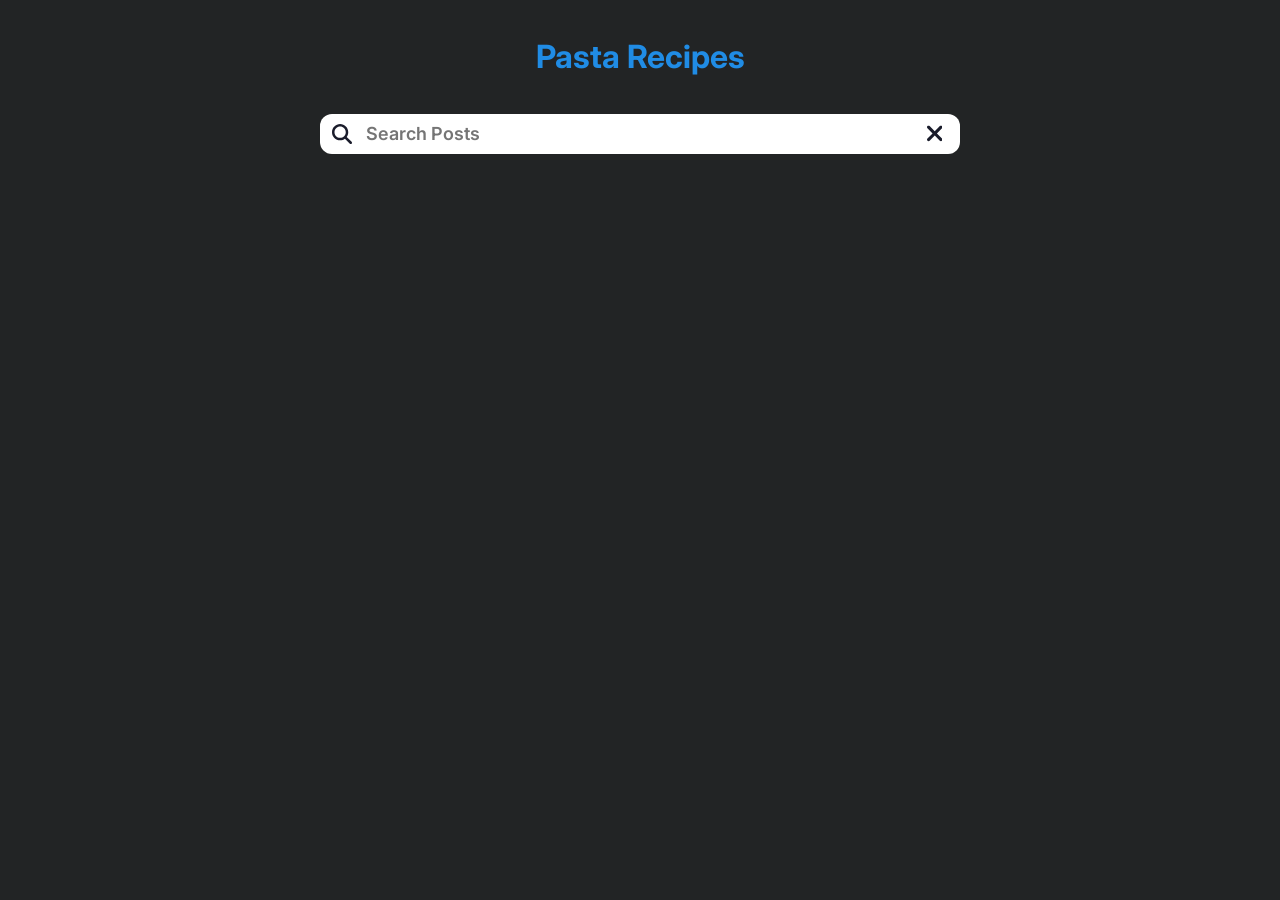
<file: index.html>
<!DOCTYPE html>
<html lang="eng">
  <head>
    <title>Pasta Recipes</title>
    <meta name="viewport" content="width=device-width, initial-scale=1.0" />
    <link rel="stylesheet" href="../style/main.css" />
    <script src="script/main.js"></script>
    <link rel="icon" type="image/x-icon" href="images/logo.svg" />
    <link rel="preconnect" href="https://fonts.googleapis.com" />
    <link rel="preconnect" href="https://fonts.gstatic.com" crossorigin />
    <link
      href="https://fonts.googleapis.com/css2?family=Inter:wght@400;600;700&display=swap"
      rel="stylesheet"
    />
    <!-- Social Media -->
    <meta name="title" content="Pasta Recipes" />
    <meta name="description" content="Welcome to our pasta recipe website! We are dedicated to bringing you the best pasta dishes from around the world!" />
    <meta name="author" content="Dewantoro Triatmojo" />
    <meta property="og:type" content="website" />
    <meta property="og:url" content="https://pasta.dewodt.com/" />
    <meta property="og:title" content="Pasta Recipes" />
    <meta property="og:description" content="Welcome to our pasta recipe website! We are dedicated to bringing you the best pasta dishes from around the world!" />
    <meta property="og:image" content="https://pasta.dewodt.com/images/cacio-e-pepe.png" />
    <meta property="twitter:card" content="summary_large_image" />
  </head>
  <body>
    <h1 id="menu-title">Pasta Recipes</h1>
    <div id="search-bar">
      <span id="search-icon-container">
        <svg id="search-icon" xmlns="http://www.w3.org/2000/svg" viewbox="0 0 512 512">
          <path d="M416 208c0 45.9-14.9 88.3-40 122.7L502.6 457.4c12.5 12.5 12.5 32.8 0 45.3s-32.8 12.5-45.3 0L330.7 376c-34.4 25.2-76.8 40-122.7 40C93.1 416 0 322.9 0 208S93.1 0 208 0S416 93.1 416 208zM208 352c79.5 0 144-64.5 144-144s-64.5-144-144-144S64 128.5 64 208s64.5 144 144 144z"/>
        </svg>
      </span>
      <input id="search-input" placeholder="Search Posts" id="input" oninput="handleFilter(event)"/>
      <button id="reset-icon-container" onclick="handleReset()">
        <svg id="reset-icon" xmlns="http://www.w3.org/2000/svg" viewbox="0 0 320 512">
          <path d="M310.6 150.6c12.5-12.5 12.5-32.8 0-45.3s-32.8-12.5-45.3 0L160 210.7 54.6 105.4c-12.5-12.5-32.8-12.5-45.3 0s-12.5 32.8 0 45.3L114.7 256 9.4 361.4c-12.5 12.5-12.5 32.8 0 45.3s32.8 12.5 45.3 0L160 301.3 265.4 406.6c12.5 12.5 32.8 12.5 45.3 0s12.5-32.8 0-45.3L205.3 256 310.6 150.6z"/>
        </svg>
      </button>
    </div>
    <div id="menu-list">
    </div>
  </body>
</html>
</file>
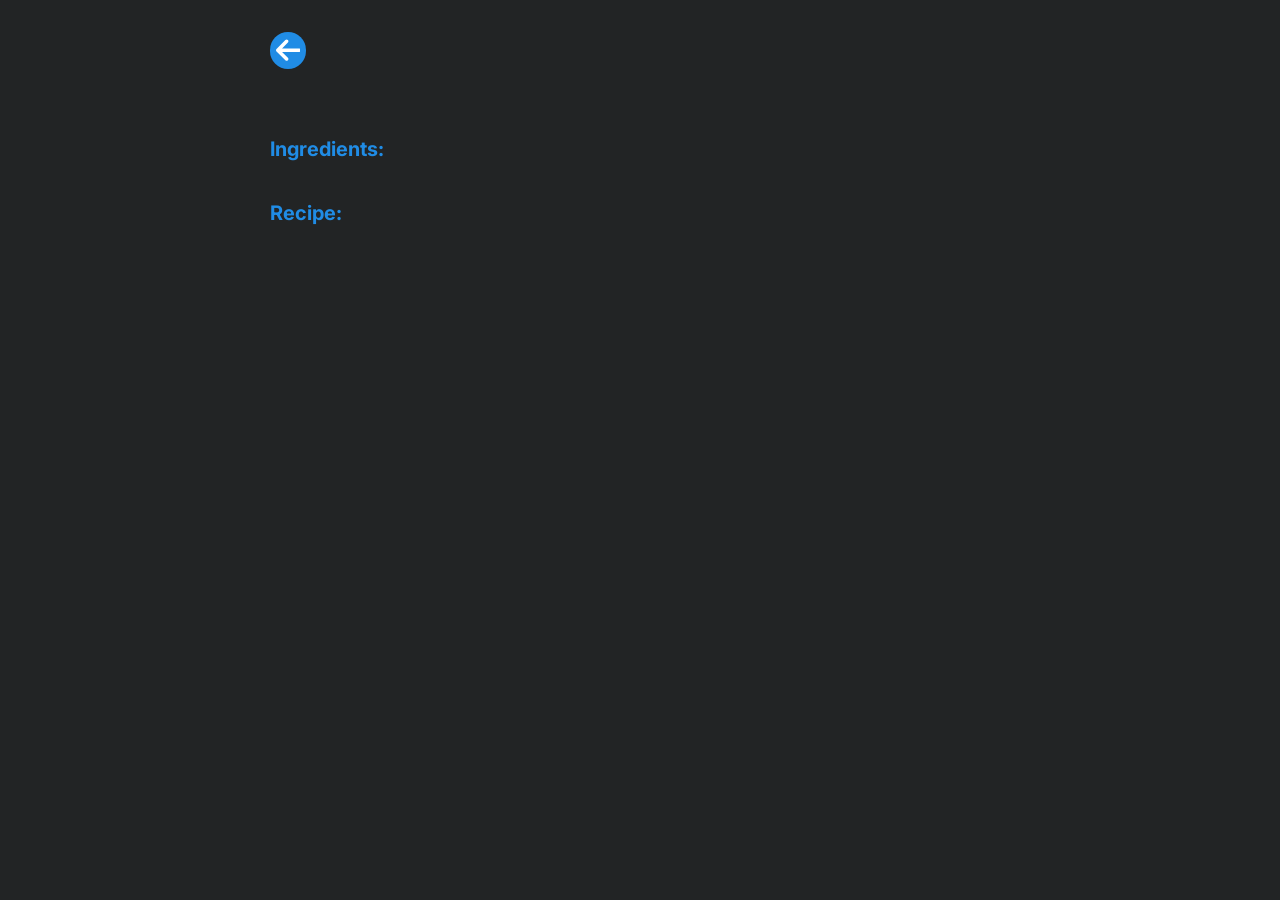
<file: recipes/52829.html>
<!DOCTYPE html>
<html lang="eng">
  <head>
    <title></title>
    <meta name="viewport" content="width=device-width, initial-scale=1.0" />
    <link rel="stylesheet" href="../style/recipes.css" />
    <script src="../script/recipes.js"></script>
    <link rel="icon" type="image/x-icon" href="../images/logo.svg" />
    <link rel="preconnect" href="https://fonts.googleapis.com" />
    <link rel="preconnect" href="https://fonts.gstatic.com" crossorigin />
    <link
      href="https://fonts.googleapis.com/css2?family=Inter:wght@400;600;700&display=swap"
      rel="stylesheet"
    />
    <!-- Social Media -->
    <meta name="title" content="" />
    <meta name="description" content="Welcome to our pasta recipe website! We are dedicated to bringing you the best pasta dishes from around the world!" />
    <meta name="author" content="Dewantoro Triatmojo" />
    <meta property="og:type" content="website" />
    <meta property="og:url" content="https://pasta.dewodt.com/" />
    <meta property="og:title" content="" />
    <meta property="og:description" content="Welcome to our pasta recipe website! We are dedicated to bringing you the best pasta dishes from around the world!" />
    <meta property="og:image" content="" />
    <meta property="twitter:card" content="summary_large_image" />
  </head>
  <body>
    <a id="back-container" href="../index.html">
      <button id="back-button">
        <svg
          id="back-icon"
          xmlns="http://www.w3.org/2000/svg"
          viewBox="0 0 448 512"
        >
          <path
            d="M9.4 233.4c-12.5 12.5-12.5 32.8 0 45.3l160 160c12.5 12.5 32.8 12.5 45.3 0s12.5-32.8 0-45.3L109.2 288 416 288c17.7 0 32-14.3 32-32s-14.3-32-32-32l-306.7 0L214.6 118.6c12.5-12.5 12.5-32.8 0-45.3s-32.8-12.5-45.3 0l-160 160z"
          />
        </svg>
      </button>
    </a>
    <div id="recipe-container">
      <h1 id="title"></h1>
      <img id="item-img"></img>
      <h3 class="subtitle">Ingredients:</h3>
      <ul id="ingredients"></ul>
      <h3 class="subtitle">Recipe:</h3>
      <ol id="recipe"></ol>
    </div>
  </body>
</html>
</file>
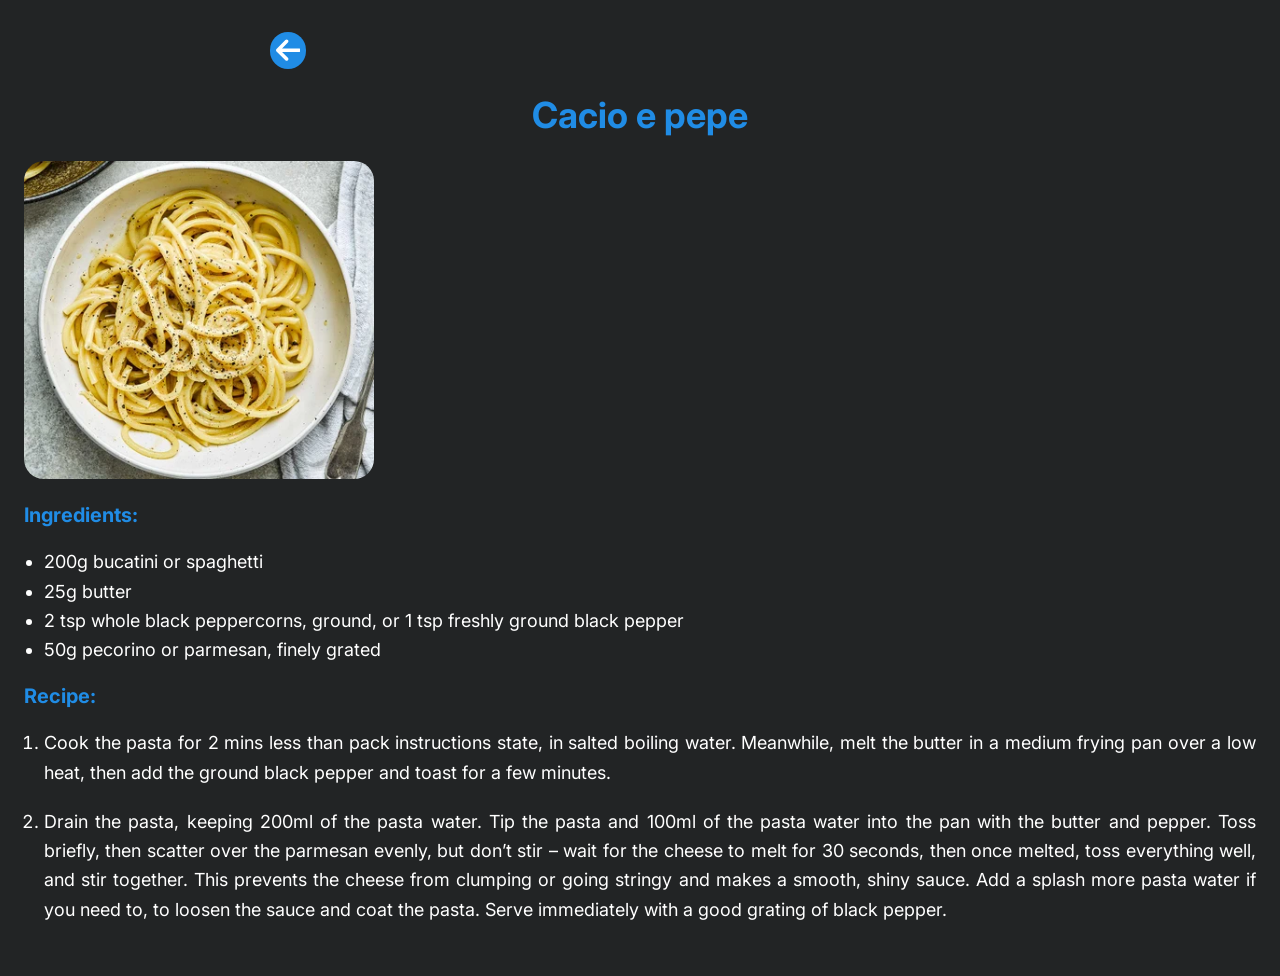
<file: recipes/cacio-e-pepe.html>
<!DOCTYPE html>
<html lang="eng">
  <head>
    <title>Cacio e pepe Recipe</title>
    <meta name="viewport" content="width=device-width, initial-scale=1.0" />
    <link rel="stylesheet" href="../style/recipes.css" />
    <link rel="icon" type="image/x-icon" href="../images/logo.svg" />
    <link rel="preconnect" href="https://fonts.googleapis.com" />
    <link rel="preconnect" href="https://fonts.gstatic.com" crossorigin />
    <link
      href="https://fonts.googleapis.com/css2?family=Inter:wght@400;600;700&display=swap"
      rel="stylesheet"
    />
    <!-- Social Media -->
    <meta name="title" content="Cacio e pepe Recipe" />
    <meta name="description" content="Welcome to our pasta recipe website! We are dedicated to bringing you the best pasta dishes from around the world!" />
    <meta name="author" content="Dewantoro Triatmojo" />
    <meta property="og:type" content="website" />
    <meta property="og:url" content="https://pasta.dewodt.com/" />
    <meta property="og:title" content="Cacio e pepe Recipe" />
    <meta property="og:description" content="Welcome to our pasta recipe website! We are dedicated to bringing you the best pasta dishes from around the world!" />
    <meta property="og:image" content="https://pasta.dewodt.com/images/cacio-e-pepe.png" />
    <meta property="twitter:card" content="summary_large_image" />
  </head>
  <body>
    <a id="back-container" href="../index.html">
      <button id="back-button">
        <svg
          fill="white"
          xmlns="http://www.w3.org/2000/svg"
          viewBox="0 0 448 512"
        >
          <!--! Font Awesome Pro 6.2.1 by @fontawesome - https://fontawesome.com License - https://fontawesome.com/license (Commercial License) Copyright 2022 Fonticons, Inc. -->
          <path
            d="M9.4 233.4c-12.5 12.5-12.5 32.8 0 45.3l160 160c12.5 12.5 32.8 12.5 45.3 0s12.5-32.8 0-45.3L109.2 288 416 288c17.7 0 32-14.3 32-32s-14.3-32-32-32l-306.7 0L214.6 118.6c12.5-12.5 12.5-32.8 0-45.3s-32.8-12.5-45.3 0l-160 160z"
          />
        </svg>
      </button>
    </a>
    <div id="recipe">
      <h1 id="title">Cacio e pepe</h1>
      <img src="../images/cacio-e-pepe.png" id="item-img" />
      <h3 class="subtitle">Ingredients:</h3>
      <ul>
        <li>200g bucatini or spaghetti</li>
        <li>25g butter</li>
        <li>
          2 tsp whole black peppercorns, ground, or 1 tsp freshly ground black
          pepper
        </li>
        <li>50g pecorino or parmesan, finely grated</li>
      </ul>
      <h3 class="subtitle">Recipe:</h3>
      <ol>
        <li>
          Cook the pasta for 2 mins less than pack instructions state, in salted
          boiling water. Meanwhile, melt the butter in a medium frying pan over
          a low heat, then add the ground black pepper and toast for a few
          minutes.
        </li>
        <br />
        <li>
          Drain the pasta, keeping 200ml of the pasta water. Tip the pasta and
          100ml of the pasta water into the pan with the butter and pepper. Toss
          briefly, then scatter over the parmesan evenly, but don’t stir – wait
          for the cheese to melt for 30 seconds, then once melted, toss
          everything well, and stir together. This prevents the cheese from
          clumping or going stringy and makes a smooth, shiny sauce. Add a
          splash more pasta water if you need to, to loosen the sauce and coat
          the pasta. Serve immediately with a good grating of black pepper.
        </li>
        <br />
      </ol>
    </div>
  </body>
</html>
</file>
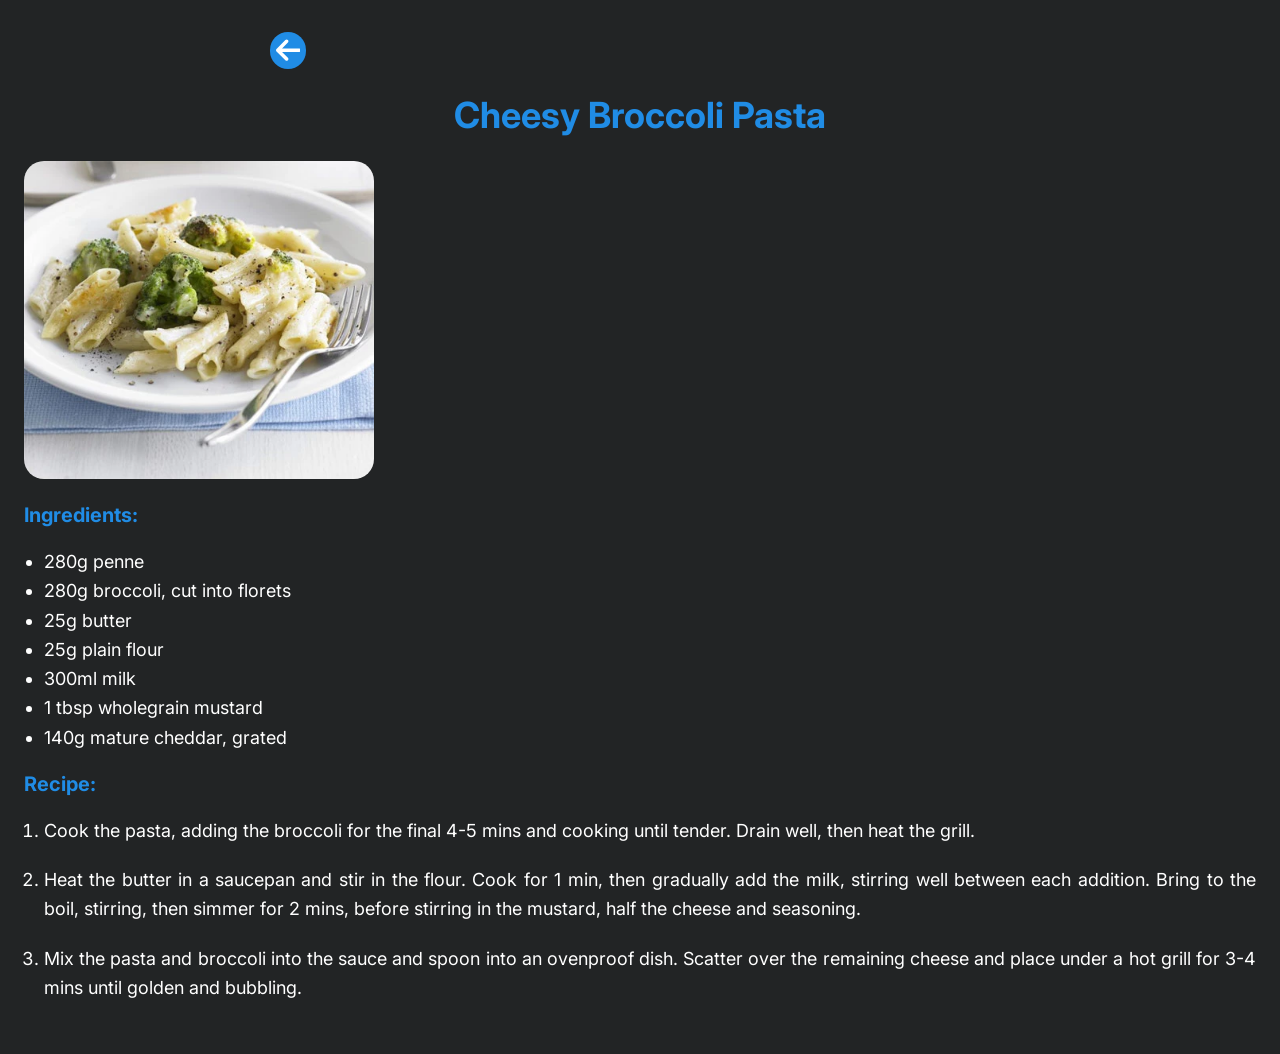
<file: recipes/cheesy-broccoli-pasta.html>
<!DOCTYPE html>
<html lang="eng">
  <head>
    <title>Cheesy Broccoli Pasta Recipe</title>
    <meta name="viewport" content="width=device-width, initial-scale=1.0" />
    <link rel="stylesheet" href="../style/recipes.css" />
    <link rel="icon" type="image/x-icon" href="../images/logo.svg" />
    <link rel="preconnect" href="https://fonts.googleapis.com" />
    <link rel="preconnect" href="https://fonts.gstatic.com" crossorigin />
    <link
      href="https://fonts.googleapis.com/css2?family=Inter:wght@400;600;700&display=swap"
      rel="stylesheet"
    />
    <!-- Social Media -->
    <meta name="title" content="Cheesy Broccoli Pasta Recipe" />
    <meta name="description" content="Welcome to our pasta recipe website! We are dedicated to bringing you the best pasta dishes from around the world!" />
    <meta name="author" content="Dewantoro Triatmojo" />
    <meta property="og:type" content="website" />
    <meta property="og:url" content="https://pasta.dewodt.com/" />
    <meta property="og:title" content="Cheesy Broccoli Pasta Recipe" />
    <meta property="og:description" content="Welcome to our pasta recipe website! We are dedicated to bringing you the best pasta dishes from around the world!" />
    <meta property="og:image" content="https://pasta.dewodt.com/images/cheesy-broccoli-pasta.png" />
    <meta property="twitter:card" content="summary_large_image" />
  </head>
  <body>
    <a id="back-container" href="../index.html">
      <button id="back-button">
        <svg
          fill="white"
          xmlns="http://www.w3.org/2000/svg"
          viewBox="0 0 448 512"
        >
          <!--! Font Awesome Pro 6.2.1 by @fontawesome - https://fontawesome.com License - https://fontawesome.com/license (Commercial License) Copyright 2022 Fonticons, Inc. -->
          <path
            d="M9.4 233.4c-12.5 12.5-12.5 32.8 0 45.3l160 160c12.5 12.5 32.8 12.5 45.3 0s12.5-32.8 0-45.3L109.2 288 416 288c17.7 0 32-14.3 32-32s-14.3-32-32-32l-306.7 0L214.6 118.6c12.5-12.5 12.5-32.8 0-45.3s-32.8-12.5-45.3 0l-160 160z"
          />
        </svg>
      </button>
    </a>
    <div id="recipe">
      <h1 id="title">Cheesy Broccoli Pasta</h1>
      <img src="../images/cheesy-broccoli-pasta.png" id="item-img" />
      <h3 class="subtitle">Ingredients:</h3>
      <ul>
        <li>280g penne</li>
        <li>280g broccoli, cut into florets</li>
        <li>25g butter</li>
        <li>25g plain flour</li>
        <li>300ml milk</li>
        <li>1 tbsp wholegrain mustard</li>
        <li>140g mature cheddar, grated</li>
      </ul>
      <h3 class="subtitle">Recipe:</h3>
      <ol>
        <li>
          Cook the pasta, adding the broccoli for the final 4-5 mins and cooking
          until tender. Drain well, then heat the grill.
        </li>
        <br />
        <li>
          Heat the butter in a saucepan and stir in the flour. Cook for 1 min,
          then gradually add the milk, stirring well between each addition.
          Bring to the boil, stirring, then simmer for 2 mins, before stirring
          in the mustard, half the cheese and seasoning.
        </li>
        <br />
        <li>
          Mix the pasta and broccoli into the sauce and spoon into an ovenproof
          dish. Scatter over the remaining cheese and place under a hot grill
          for 3-4 mins until golden and bubbling.
        </li>
        <br />
      </ol>
    </div>
  </body>
</html>
</file>
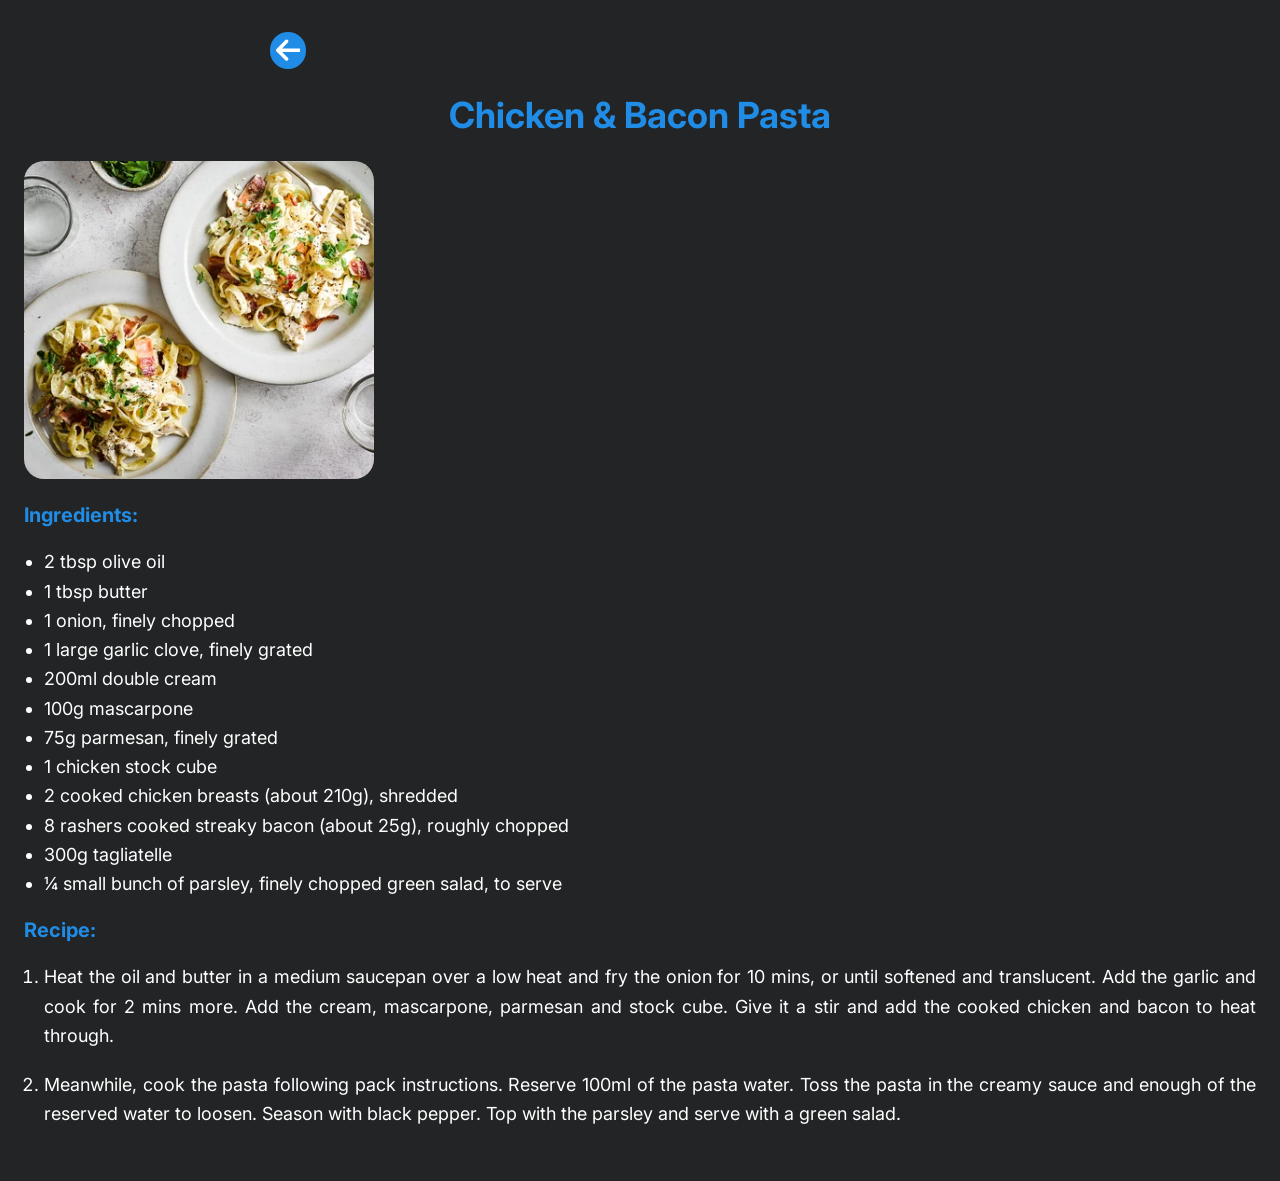
<file: recipes/chicken-bacon-pasta.html>
<!DOCTYPE html>
<html lang="eng">
  <head>
    <title>Chicken & Bacon Pasta Recipe</title>
    <meta name="viewport" content="width=device-width, initial-scale=1.0" />
    <link rel="stylesheet" href="../style/recipes.css" />
    <link rel="icon" type="image/x-icon" href="../images/logo.svg" />
    <link rel="preconnect" href="https://fonts.googleapis.com" />
    <link rel="preconnect" href="https://fonts.gstatic.com" crossorigin />
    <link
      href="https://fonts.googleapis.com/css2?family=Inter:wght@400;600;700&display=swap"
      rel="stylesheet"
    />
    <!-- Social Media -->
    <meta name="title" content="Chicken & Bacon Pasta Recipe" />
    <meta name="description" content="Welcome to our pasta recipe website! We are dedicated to bringing you the best pasta dishes from around the world!" />
    <meta name="author" content="Dewantoro Triatmojo" />
    <meta property="og:type" content="website" />
    <meta property="og:url" content="https://pasta.dewodt.com/" />
    <meta property="og:title" content="Chicken & Bacon Pasta Recipe" />
    <meta property="og:description" content="Welcome to our pasta recipe website! We are dedicated to bringing you the best pasta dishes from around the world!" />
    <meta property="og:image" content="https://pasta.dewodt.com/images/chicken-bacon-pasta.png" />
    <meta property="twitter:card" content="summary_large_image" />
  </head>
  <body>
    <a id="back-container" href="../index.html">
      <button id="back-button">
        <svg
          fill="white"
          xmlns="http://www.w3.org/2000/svg"
          viewBox="0 0 448 512"
        >
          <!--! Font Awesome Pro 6.2.1 by @fontawesome - https://fontawesome.com License - https://fontawesome.com/license (Commercial License) Copyright 2022 Fonticons, Inc. -->
          <path
            d="M9.4 233.4c-12.5 12.5-12.5 32.8 0 45.3l160 160c12.5 12.5 32.8 12.5 45.3 0s12.5-32.8 0-45.3L109.2 288 416 288c17.7 0 32-14.3 32-32s-14.3-32-32-32l-306.7 0L214.6 118.6c12.5-12.5 12.5-32.8 0-45.3s-32.8-12.5-45.3 0l-160 160z"
          />
        </svg>
      </button>
    </a>
    <div id="recipe">
      <h1 id="title">Chicken & Bacon Pasta</h1>
      <img src="../images/chicken-bacon-pasta.png" id="item-img" />
      <h3 class="subtitle">Ingredients:</h3>
      <ul>
        <li>2 tbsp olive oil</li>
        <li>1 tbsp butter</li>
        <li>1 onion, finely chopped</li>
        <li>1 large garlic clove, finely grated</li>
        <li>200ml double cream</li>
        <li>100g mascarpone</li>
        <li>75g parmesan, finely grated</li>
        <li>1 chicken stock cube</li>
        <li>2 cooked chicken breasts (about 210g), shredded</li>
        <li>8 rashers cooked streaky bacon (about 25g), roughly chopped</li>
        <li>300g tagliatelle</li>
        <li>¼ small bunch of parsley, finely chopped green salad, to serve</li>
      </ul>
      <h3 class="subtitle">Recipe:</h3>
      <ol>
        <li>
          Heat the oil and butter in a medium saucepan over a low heat and fry
          the onion for 10 mins, or until softened and translucent. Add the
          garlic and cook for 2 mins more. Add the cream, mascarpone, parmesan
          and stock cube. Give it a stir and add the cooked chicken and bacon to
          heat through.
        </li>
        <br />
        <li>
          Meanwhile, cook the pasta following pack instructions. Reserve 100ml
          of the pasta water. Toss the pasta in the creamy sauce and enough of
          the reserved water to loosen. Season with black pepper. Top with the
          parsley and serve with a green salad.
        </li>
        <br />
      </ol>
    </div>
  </body>
</html>
</file>
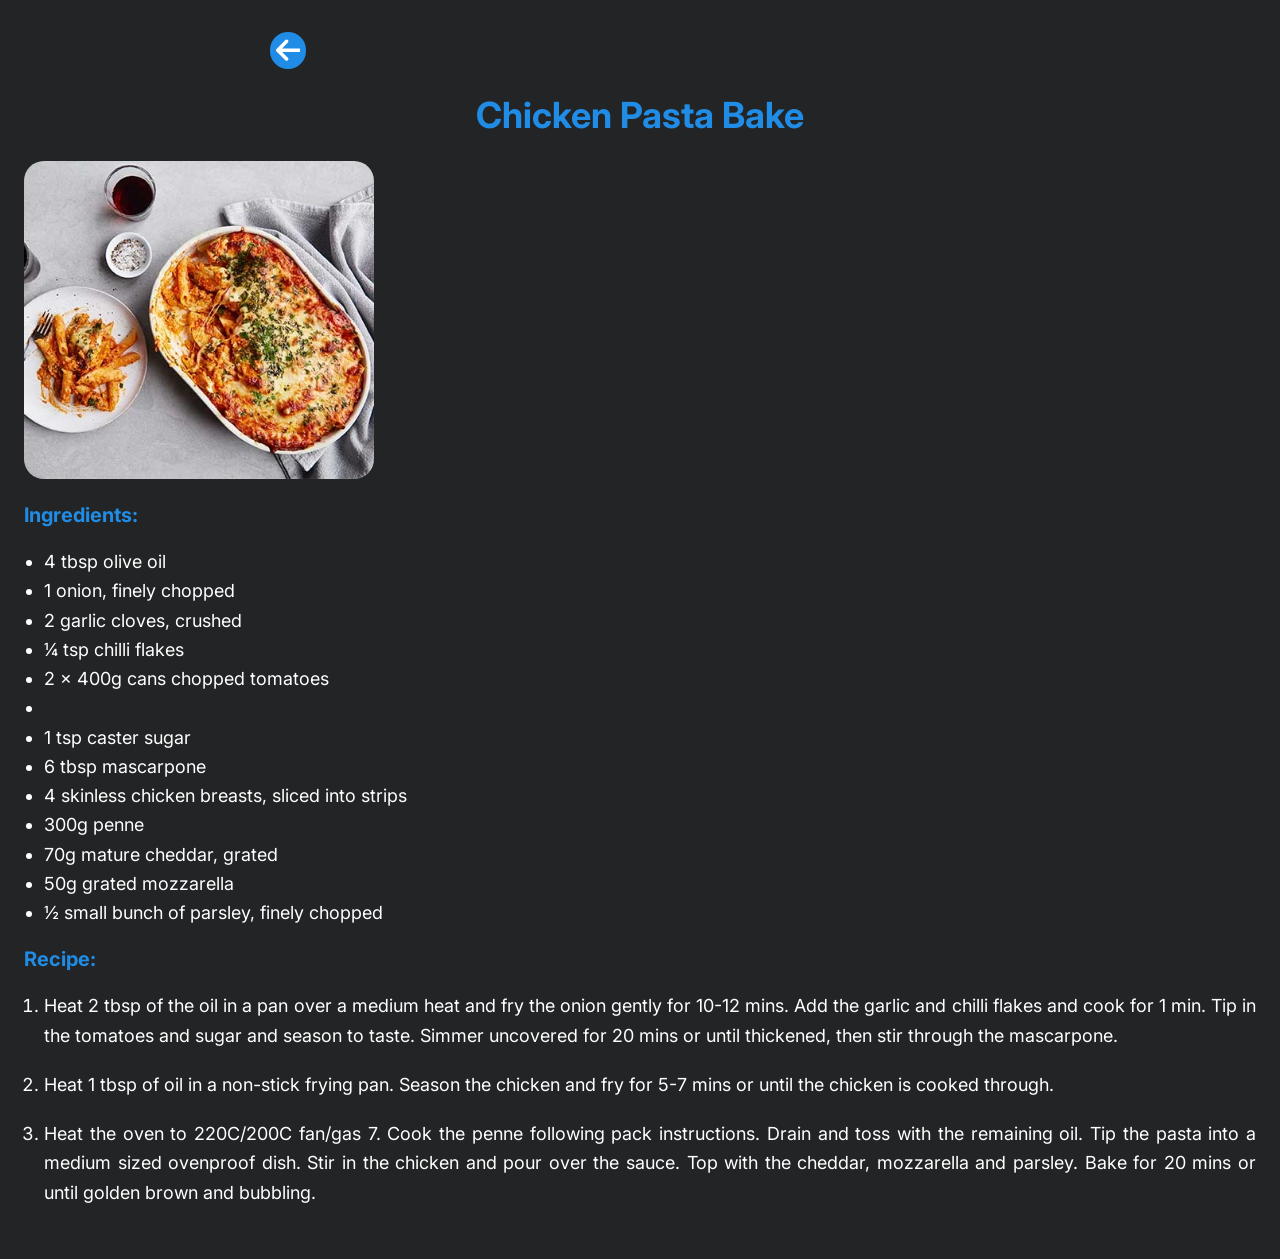
<file: recipes/chicken-pasta-bake.html>
<!DOCTYPE html>
<html lang="eng">
  <head>
    <title>Chicken Pasta Bake Recipe</title>
    <meta name="viewport" content="width=device-width, initial-scale=1.0" />
    <link rel="stylesheet" href="../style/recipes.css" />
    <link rel="icon" type="image/x-icon" href="../images/logo.svg" />
    <link rel="preconnect" href="https://fonts.googleapis.com" />
    <link rel="preconnect" href="https://fonts.gstatic.com" crossorigin />
    <link
      href="https://fonts.googleapis.com/css2?family=Inter:wght@400;600;700&display=swap"
      rel="stylesheet"
    />
    <!-- Social Media -->
    <meta name="title" content="Chicken Pasta Bake Recipe" />
    <meta name="description" content="Welcome to our pasta recipe website! We are dedicated to bringing you the best pasta dishes from around the world!" />
    <meta name="author" content="Dewantoro Triatmojo" />
    <meta property="og:type" content="website" />
    <meta property="og:url" content="https://pasta.dewodt.com/" />
    <meta property="og:title" content="Chicken Pasta Bake Recipe" />
    <meta property="og:description" content="Welcome to our pasta recipe website! We are dedicated to bringing you the best pasta dishes from around the world!" />
    <meta property="og:image" content="https://pasta.dewodt.com/images/chicken-pasta-bake.png" />
    <meta property="twitter:card" content="summary_large_image" />
  </head>
  <body>
    <a id="back-container" href="../index.html">
      <button id="back-button">
        <svg
          fill="white"
          xmlns="http://www.w3.org/2000/svg"
          viewBox="0 0 448 512"
        >
          <!--! Font Awesome Pro 6.2.1 by @fontawesome - https://fontawesome.com License - https://fontawesome.com/license (Commercial License) Copyright 2022 Fonticons, Inc. -->
          <path
            d="M9.4 233.4c-12.5 12.5-12.5 32.8 0 45.3l160 160c12.5 12.5 32.8 12.5 45.3 0s12.5-32.8 0-45.3L109.2 288 416 288c17.7 0 32-14.3 32-32s-14.3-32-32-32l-306.7 0L214.6 118.6c12.5-12.5 12.5-32.8 0-45.3s-32.8-12.5-45.3 0l-160 160z"
          />
        </svg>
      </button>
    </a>
    <div id="recipe">
      <h1 id="title">Chicken Pasta Bake</h1>
      <img src="../images/chicken-pasta-bake.png" id="item-img" />
      <h3 class="subtitle">Ingredients:</h3>
      <ul>
        <li>4 tbsp olive oil</li>
        <li>1 onion, finely chopped</li>
        <li>2 garlic cloves, crushed</li>
        <li>¼ tsp chilli flakes</li>
        <li>2 x 400g cans chopped tomatoes</li>
        <li></li>
        <li>1 tsp caster sugar</li>
        <li>6 tbsp mascarpone</li>
        <li>4 skinless chicken breasts, sliced into strips</li>
        <li>300g penne</li>
        <li>70g mature cheddar, grated</li>
        <li>50g grated mozzarella</li>
        <li>½ small bunch of parsley, finely chopped</li>
      </ul>
      <h3 class="subtitle">Recipe:</h3>
      <ol>
        <li>
          Heat 2 tbsp of the oil in a pan over a medium heat and fry the onion
          gently for 10-12 mins. Add the garlic and chilli flakes and cook for 1
          min. Tip in the tomatoes and sugar and season to taste. Simmer
          uncovered for 20 mins or until thickened, then stir through the
          mascarpone.
        </li>
        <br />
        <li>
          Heat 1 tbsp of oil in a non-stick frying pan. Season the chicken and
          fry for 5-7 mins or until the chicken is cooked through.
        </li>
        <br />
        <li>
          Heat the oven to 220C/200C fan/gas 7. Cook the penne following pack
          instructions. Drain and toss with the remaining oil. Tip the pasta
          into a medium sized ovenproof dish. Stir in the chicken and pour over
          the sauce. Top with the cheddar, mozzarella and parsley. Bake for 20
          mins or until golden brown and bubbling.
        </li>
        <br />
      </ol>
    </div>
  </body>
</html>
</file>
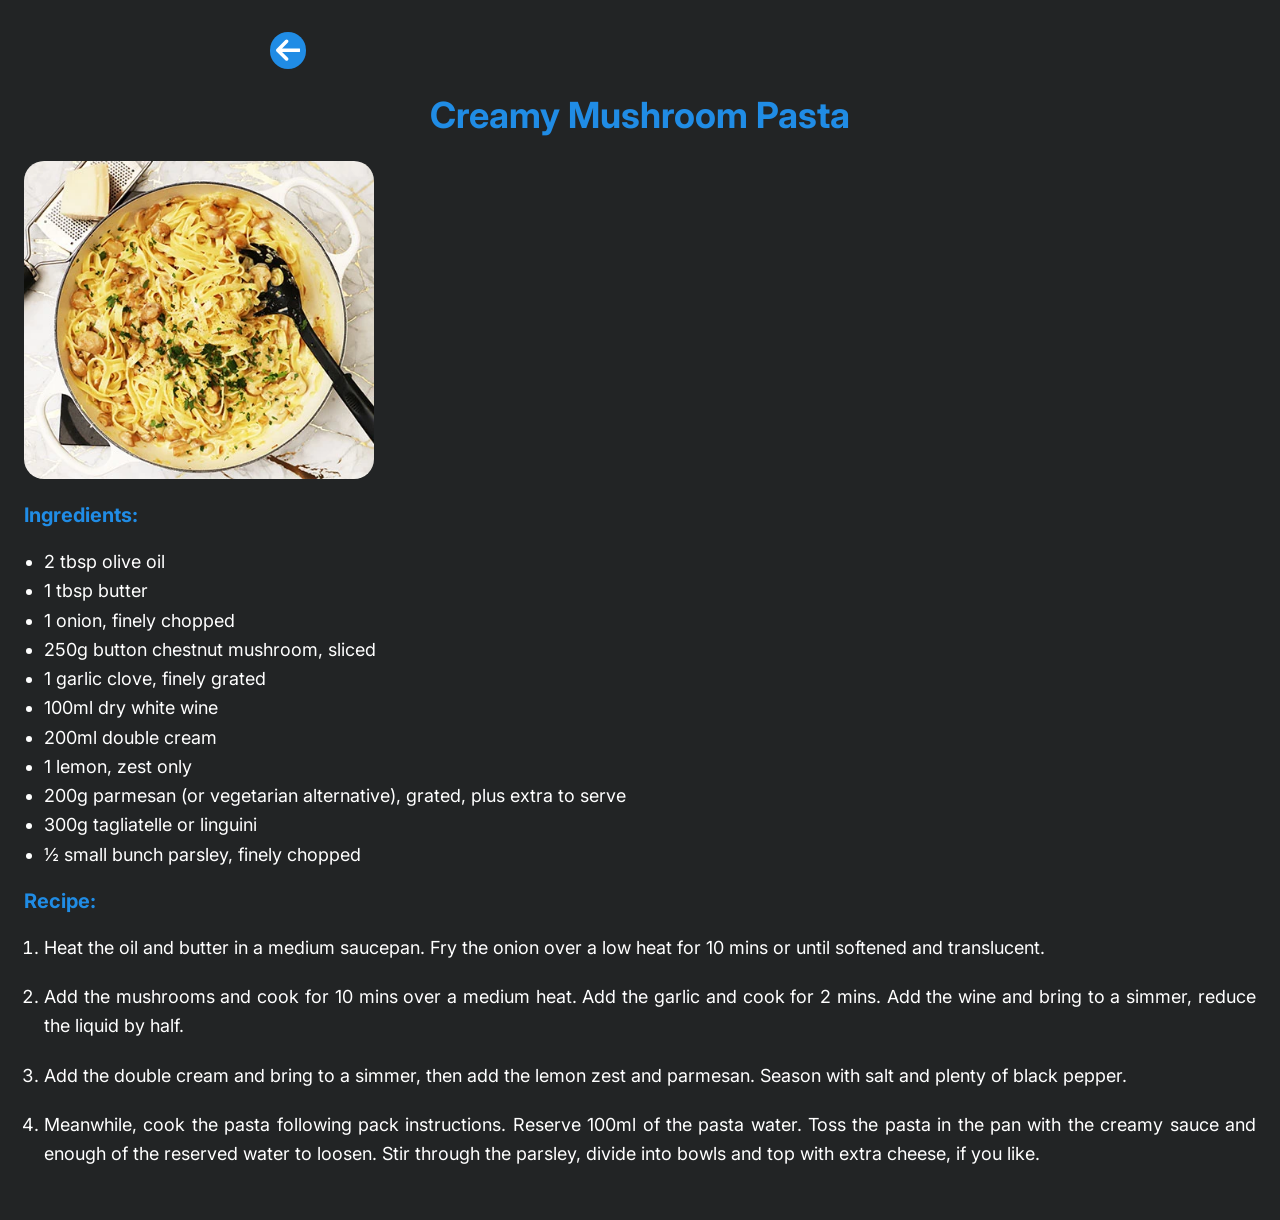
<file: recipes/creamy-mushroom-pasta.html>
<!DOCTYPE html>
<html lang="eng">
  <head>
    <title>Creamy Mushroom Pasta</title>
    <meta name="viewport" content="width=device-width, initial-scale=1.0" />
    <link rel="stylesheet" href="../style/recipes.css" />
    <link rel="icon" type="image/x-icon" href="../images/logo.svg" />
    <link rel="preconnect" href="https://fonts.googleapis.com" />
    <link rel="preconnect" href="https://fonts.gstatic.com" crossorigin />
    <link
      href="https://fonts.googleapis.com/css2?family=Inter:wght@400;600;700&display=swap"
      rel="stylesheet"
    />
    <!-- Social Media -->
    <meta name="title" content="Creamy Mushroom Pasta" />
    <meta name="description" content="Welcome to our pasta recipe website! We are dedicated to bringing you the best pasta dishes from around the world!" />
    <meta name="author" content="Dewantoro Triatmojo" />
    <meta property="og:type" content="website" />
    <meta property="og:url" content="https://pasta.dewodt.com/" />
    <meta property="og:title" content="Creamy Mushroom Pasta" />
    <meta property="og:description" content="Welcome to our pasta recipe website! We are dedicated to bringing you the best pasta dishes from around the world!" />
    <meta property="og:image" content="https://pasta.dewodt.com/images/creamy-mushroom-pasta.png" />
    <meta property="twitter:card" content="summary_large_image" />
  </head>
  <body>
    <a id="back-container" href="../index.html">
      <button id="back-button">
        <svg
          fill="white"
          xmlns="http://www.w3.org/2000/svg"
          viewBox="0 0 448 512"
        >
          <!--! Font Awesome Pro 6.2.1 by @fontawesome - https://fontawesome.com License - https://fontawesome.com/license (Commercial License) Copyright 2022 Fonticons, Inc. -->
          <path
            d="M9.4 233.4c-12.5 12.5-12.5 32.8 0 45.3l160 160c12.5 12.5 32.8 12.5 45.3 0s12.5-32.8 0-45.3L109.2 288 416 288c17.7 0 32-14.3 32-32s-14.3-32-32-32l-306.7 0L214.6 118.6c12.5-12.5 12.5-32.8 0-45.3s-32.8-12.5-45.3 0l-160 160z"
          />
        </svg>
      </button>
    </a>
    <div id="recipe">
      <h1 id="title">Creamy Mushroom Pasta</h1>
      <img src="../images/creamy-mushroom-pasta.png" id="item-img" />
      <h3 class="subtitle">Ingredients:</h3>
      <ul>
        <li>2 tbsp olive oil</li>
        <li>1 tbsp butter</li>
        <li>1 onion, finely chopped</li>
        <li>250g button chestnut mushroom, sliced</li>
        <li>1 garlic clove, finely grated</li>
        <li>100ml dry white wine</li>
        <li>200ml double cream</li>
        <li>1 lemon, zest only</li>
        <li>
          200g parmesan (or vegetarian alternative), grated, plus extra to serve
        </li>
        <li>300g tagliatelle or linguini</li>
        <li>½ small bunch parsley, finely chopped</li>
      </ul>
      <h3 class="subtitle">Recipe:</h3>
      <ol>
        <li>
          Heat the oil and butter in a medium saucepan. Fry the onion over a low
          heat for 10 mins or until softened and translucent.
        </li>
        <br />
        <li>
          Add the mushrooms and cook for 10 mins over a medium heat. Add the
          garlic and cook for 2 mins. Add the wine and bring to a simmer, reduce
          the liquid by half.
        </li>
        <br />
        <li>
          Add the double cream and bring to a simmer, then add the lemon zest
          and parmesan. Season with salt and plenty of black pepper.
        </li>
        <br />
        <li>
          Meanwhile, cook the pasta following pack instructions. Reserve 100ml
          of the pasta water. Toss the pasta in the pan with the creamy sauce
          and enough of the reserved water to loosen. Stir through the parsley,
          divide into bowls and top with extra cheese, if you like.
        </li>
        <br />
      </ol>
    </div>
  </body>
</html>
</file>
<file: style/main.css>
a {
  all: unset;
}

body {
  min-height: 100%;
  margin: 0;
  padding-top: 1rem;
  padding-bottom: 3rem;
  display: flex;
  flex-direction: column;
  row-gap: 1rem;
  align-items: center;
  background: #222425;
  font-family: 'Inter', sans-serif;
}

#menu-title {
  color: #208ce5;
  font-variation-settings: 'wght' 700;
}

#search-bar {
  display: flex;
  align-items: center;
  width: 18rem;
  height: 2.5rem;
  border-radius: 0.75rem;
  background-color: white;
  margin-bottom: 2rem;
}

#search-icon-container {
  height: 50%;
  margin-right: 0.75rem;
  margin-left: 0.75rem;
}

#search-icon {
  height: 100%;
  fill: #1A1C2B;
}

#search-input {
  font-size: 1.125rem;
  line-height: 1.75rem;
  font-family: 'Inter', sans-serif;
  font-variation-settings: 'wght' 600;
  color: #1A1C2B;
  border: 0px solid;
  outline: 2px solid transparent;
  outline-offset: 2px;
  background-color: white;
  width: 100%;
}

#reset-icon-container {
  height: 67%;
  margin-left: 0.75rem;
  margin-right: 0.75rem;
  border: none;
  background-color: white;
  cursor: pointer;
}

#reset-icon {
  height: 100%;
  fill: #1A1C2B;
}

#menu-list {
  display: grid;
  justify-content: center;
  grid-template-columns: repeat(1, minmax(0, 1fr));
  row-gap: 2.5rem;
}

.menu-item {
  width: 18rem;
  height: fit-content;
  background-color: white;
  border-radius: 15px;
  color: black;
  padding-bottom: 2px;
  cursor: pointer;
  transition: all .25s ease-in-out;
}

.menu-item:hover {
  background-color: #208ce5;
  color: white;
  transform: translateY(-0.25rem) scale(1.05);
}

.item-img {
  border-top-left-radius: 15px;
  border-top-right-radius: 15px;
  width: 100%;
}

.item-title {
  font-variation-settings: 'wght' 700;
  text-align: center;
}

@media (min-width: 640px) {
  #search-bar {
    width: 25rem;
  }
  #menu-list {
    grid-template-columns: repeat(2, minmax(0, 1fr));
    column-gap: 4rem;
  }
}

@media (min-width: 1024px) {
  #search-bar {
    width: 40rem;
  }
  #menu-list {
    grid-template-columns: repeat(3, minmax(0, 1fr));
  }
}
</file>
<file: style/recipes.css>
a {
  all: unset;
}

body {
  display: flex;
  flex-direction: column;
  align-items: center;
  background-color: #222425;
  font-family: 'Inter', sans-serif;
  color: white;
  margin: 0;
  min-height: 100%;
  padding: 2rem 1.5rem;
}

ul, ol {
  text-align: justify;
  margin: 0;
  padding-left: 20px;
}

li {
  line-height: 1.625;
}

#back-container {
  position: relative;
  right: calc(155px - 1.1rem);
}

#back-button {
  width: 2.3rem;
  height: 2.3rem;
  display: flex;
  align-items: center;
  background-color: #208ce5;
  border: none;
  border-radius: 100%;
  cursor: pointer;
  transition: all .25s ease-in-out;
}

#back-button:hover {
  transform: translateY(-0.25rem) scale(1.1);
  background-color: white;
}

#back-icon {
  fill: white;
}

#back-button:hover #back-icon{
  fill: #208ce5;
}

#recipe-container {
  display: flex;
  flex-direction: column;
  width: 310px;
}

#title {
  text-align: center;
  color: #208ce5
}

.subtitle {
  color: #208ce5
}

#item-img {
  align-self: center;
  width: 300px;
  border-radius: 15px;
}

@media (min-width: 640px) {
  #recipe-container {
    width: 75%;
  }
  #back-container {
    right: calc(37.5% - 1.1rem);
  }
}

@media (min-width: 1024px) {
  #recipe-container {
    width: 60%;
  }
  #back-container {
    right: calc(30% - 1.1rem);
  }
  #item-img {
    width: 350px;
    border-radius: 20px;
  }
  #title {
    font-size: 2.25rem;
  }
  .subtitle {
    font-size: 1.25rem;
  }
  li {
    font-size: 1.125rem;
  }
}

@media (min-width: 1536px) {
  #recipe-container {
    width: 50%;
  }
  #back-container {
    right: calc(25% - 1.1rem);
  }
  #item-img {
    width: 400px;
  }
  #title {
    font-size: 2.75rem;
  }
  .subtitle {
    font-size: 1.5rem;
  }
  li {
    font-size: 1.25rem;
  }
}
</file>
